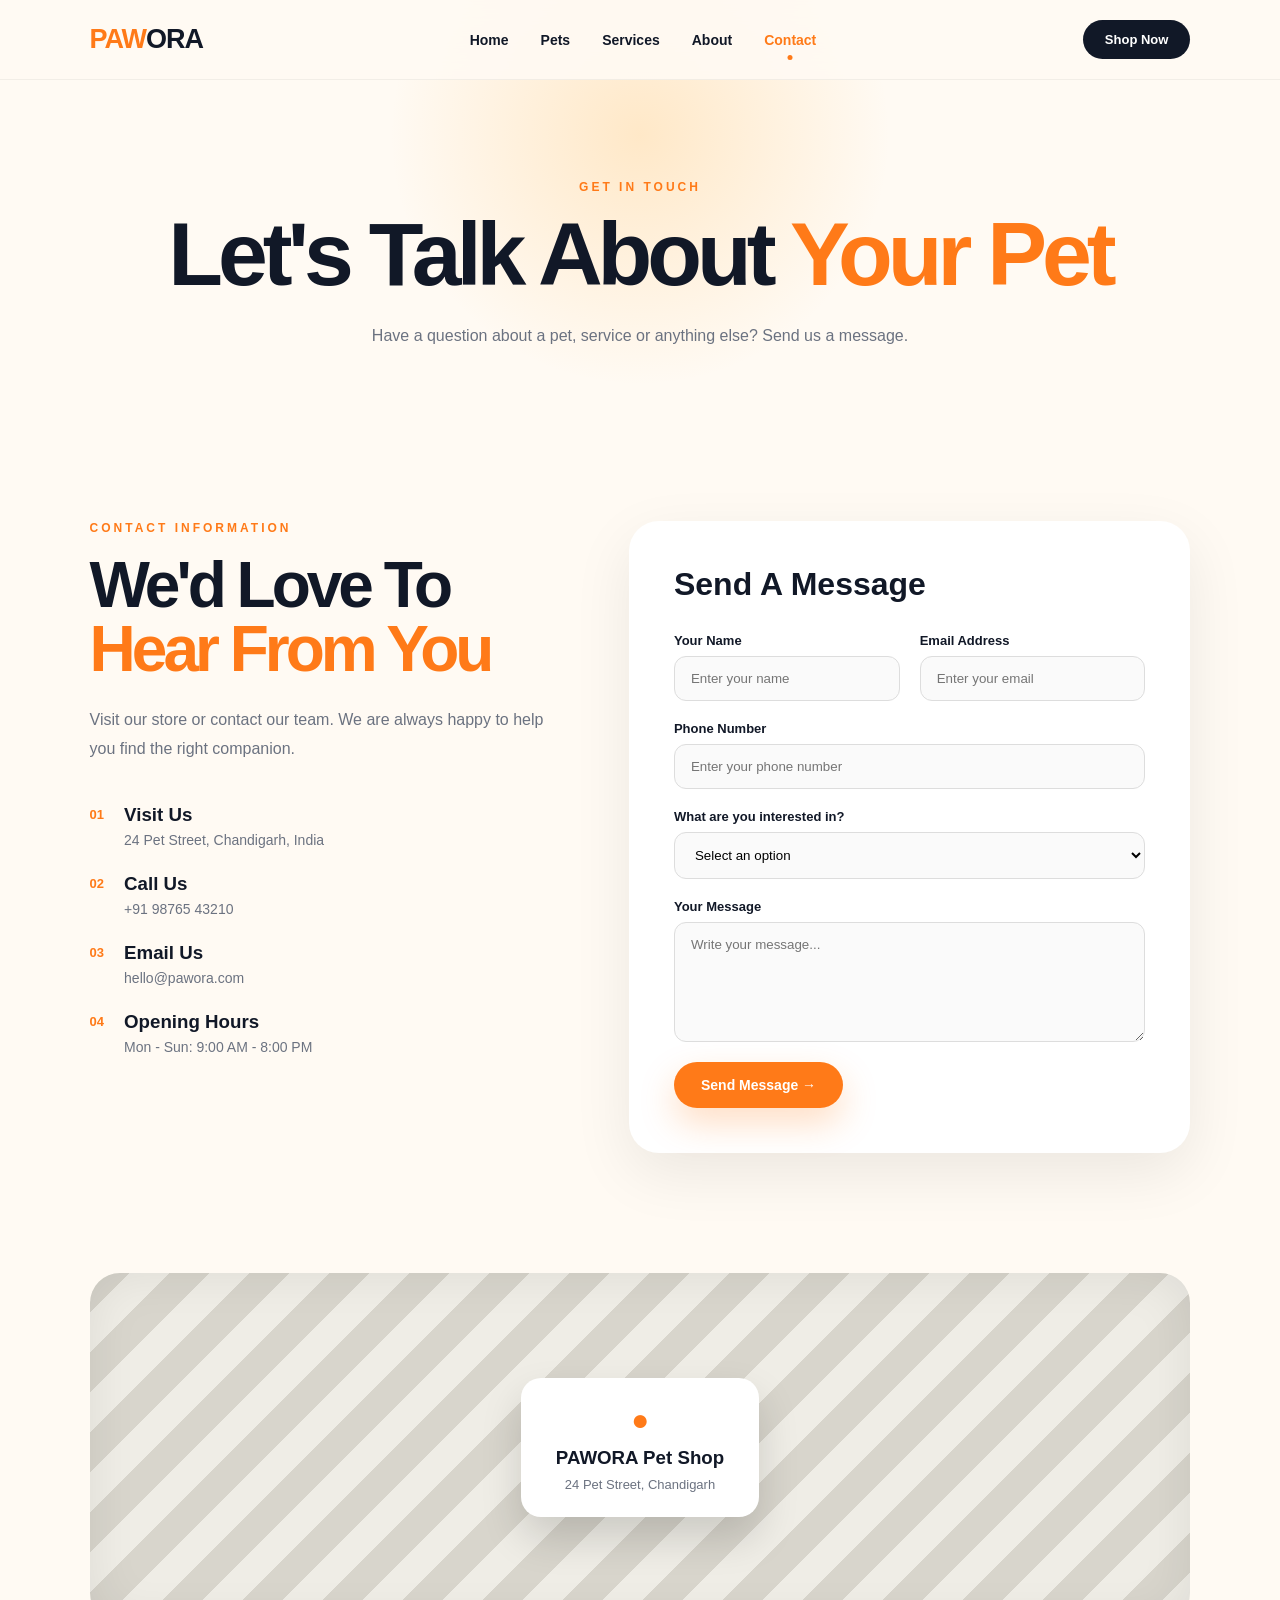
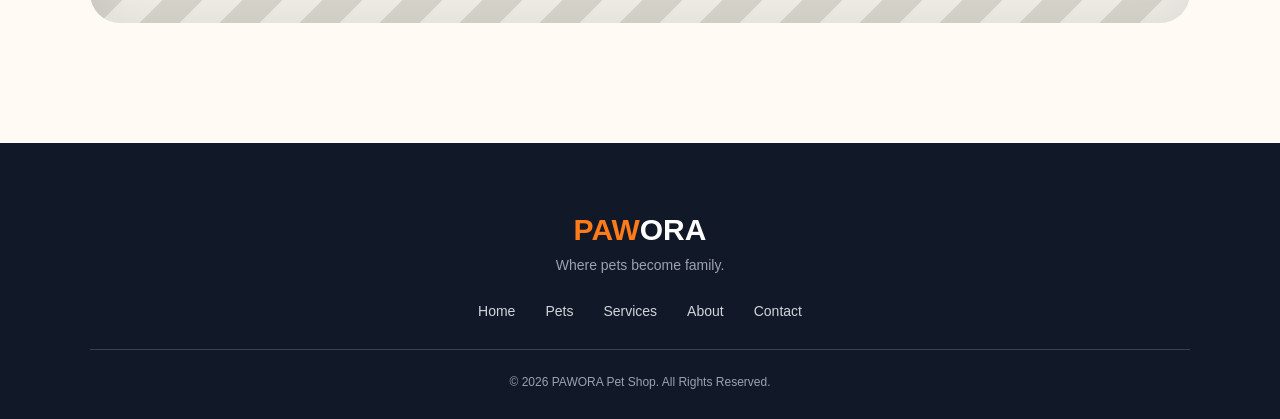
<file: contact.html>
<!DOCTYPE html>
<html lang="en">
<head>
    <meta charset="UTF-8">
    <meta name="viewport" content="width=device-width, initial-scale=1.0">
    <title>PAWORA | Contact Us</title>
    <link rel="stylesheet" href="style.css">
</head>

<body>

<header class="navbar">

    <a href="index.html" class="logo">
        <span>PAW</span>ORA
    </a>

    <nav>
        <a href="index.html">Home</a>
        <a href="pets.html">Pets</a>
        <a href="services.html">Services</a>
        <a href="about.html">About</a>
        <a class="active" href="contact.html">Contact</a>
    </nav>

    <a href="pets.html" class="nav-btn">Shop Now</a>

</header>


<main>

<section class="page-hero">

    <p class="small-title">GET IN TOUCH</p>

    <h1>
        Let's Talk About
        <span>Your Pet</span>
    </h1>

    <p>
        Have a question about a pet, service or
        anything else? Send us a message.
    </p>

</section>


<section class="contact-page">


    <div class="contact-info">

        <p class="small-title">CONTACT INFORMATION</p>

        <h2>
            We'd Love To
            <span>Hear From You</span>
        </h2>

        <p>
            Visit our store or contact our team.
            We are always happy to help you find
            the right companion.
        </p>


        <div class="info-item">

            <div class="info-number">01</div>

            <div>
                <h3>Visit Us</h3>
                <p>
                    24 Pet Street, Chandigarh,
                    India
                </p>
            </div>

        </div>


        <div class="info-item">

            <div class="info-number">02</div>

            <div>
                <h3>Call Us</h3>
                <p>
                    +91 98765 43210
                </p>
            </div>

        </div>


        <div class="info-item">

            <div class="info-number">03</div>

            <div>
                <h3>Email Us</h3>
                <p>
                    hello@pawora.com
                </p>
            </div>

        </div>


        <div class="info-item">

            <div class="info-number">04</div>

            <div>
                <h3>Opening Hours</h3>
                <p>
                    Mon - Sun: 9:00 AM - 8:00 PM
                </p>
            </div>

        </div>

    </div>


    <div class="contact-form">

        <h2>Send A Message</h2>

        <form>

            <div class="form-row">

                <div class="input-group">

                    <label>Your Name</label>

                    <input
                        type="text"
                        placeholder="Enter your name"
                        required
                    >

                </div>


                <div class="input-group">

                    <label>Email Address</label>

                    <input
                        type="email"
                        placeholder="Enter your email"
                        required
                    >

                </div>

            </div>


            <div class="input-group">

                <label>Phone Number</label>

                <input
                    type="tel"
                    placeholder="Enter your phone number"
                >

            </div>


            <div class="input-group">

                <label>What are you interested in?</label>

                <select>

                    <option>Select an option</option>
                    <option>Buying a Pet</option>
                    <option>Pet Grooming</option>
                    <option>Veterinary Care</option>
                    <option>Pet Training</option>
                    <option>Pet Boarding</option>

                </select>

            </div>


            <div class="input-group">

                <label>Your Message</label>

                <textarea
                    rows="6"
                    placeholder="Write your message..."
                ></textarea>

            </div>


            <button type="submit" class="primary-btn">
                Send Message →
            </button>

        </form>

    </div>

</section>


<section class="map-section">

    <div class="fake-map">

        <div class="map-content">

            <span class="map-pin">●</span>

            <h3>PAWORA Pet Shop</h3>

            <p>
                24 Pet Street, Chandigarh
            </p>

        </div>

    </div>

</section>

</main>


<footer>

    <div class="footer-logo">
        <span>PAW</span>ORA
    </div>

    <p>Where pets become family.</p>

    <div class="footer-links">

        <a href="index.html">Home</a>
        <a href="pets.html">Pets</a>
        <a href="services.html">Services</a>
        <a href="about.html">About</a>
        <a href="contact.html">Contact</a>

    </div>

    <p class="copyright">
        © 2026 PAWORA Pet Shop. All Rights Reserved.
    </p>

</footer>

</body>
</html>
</file>
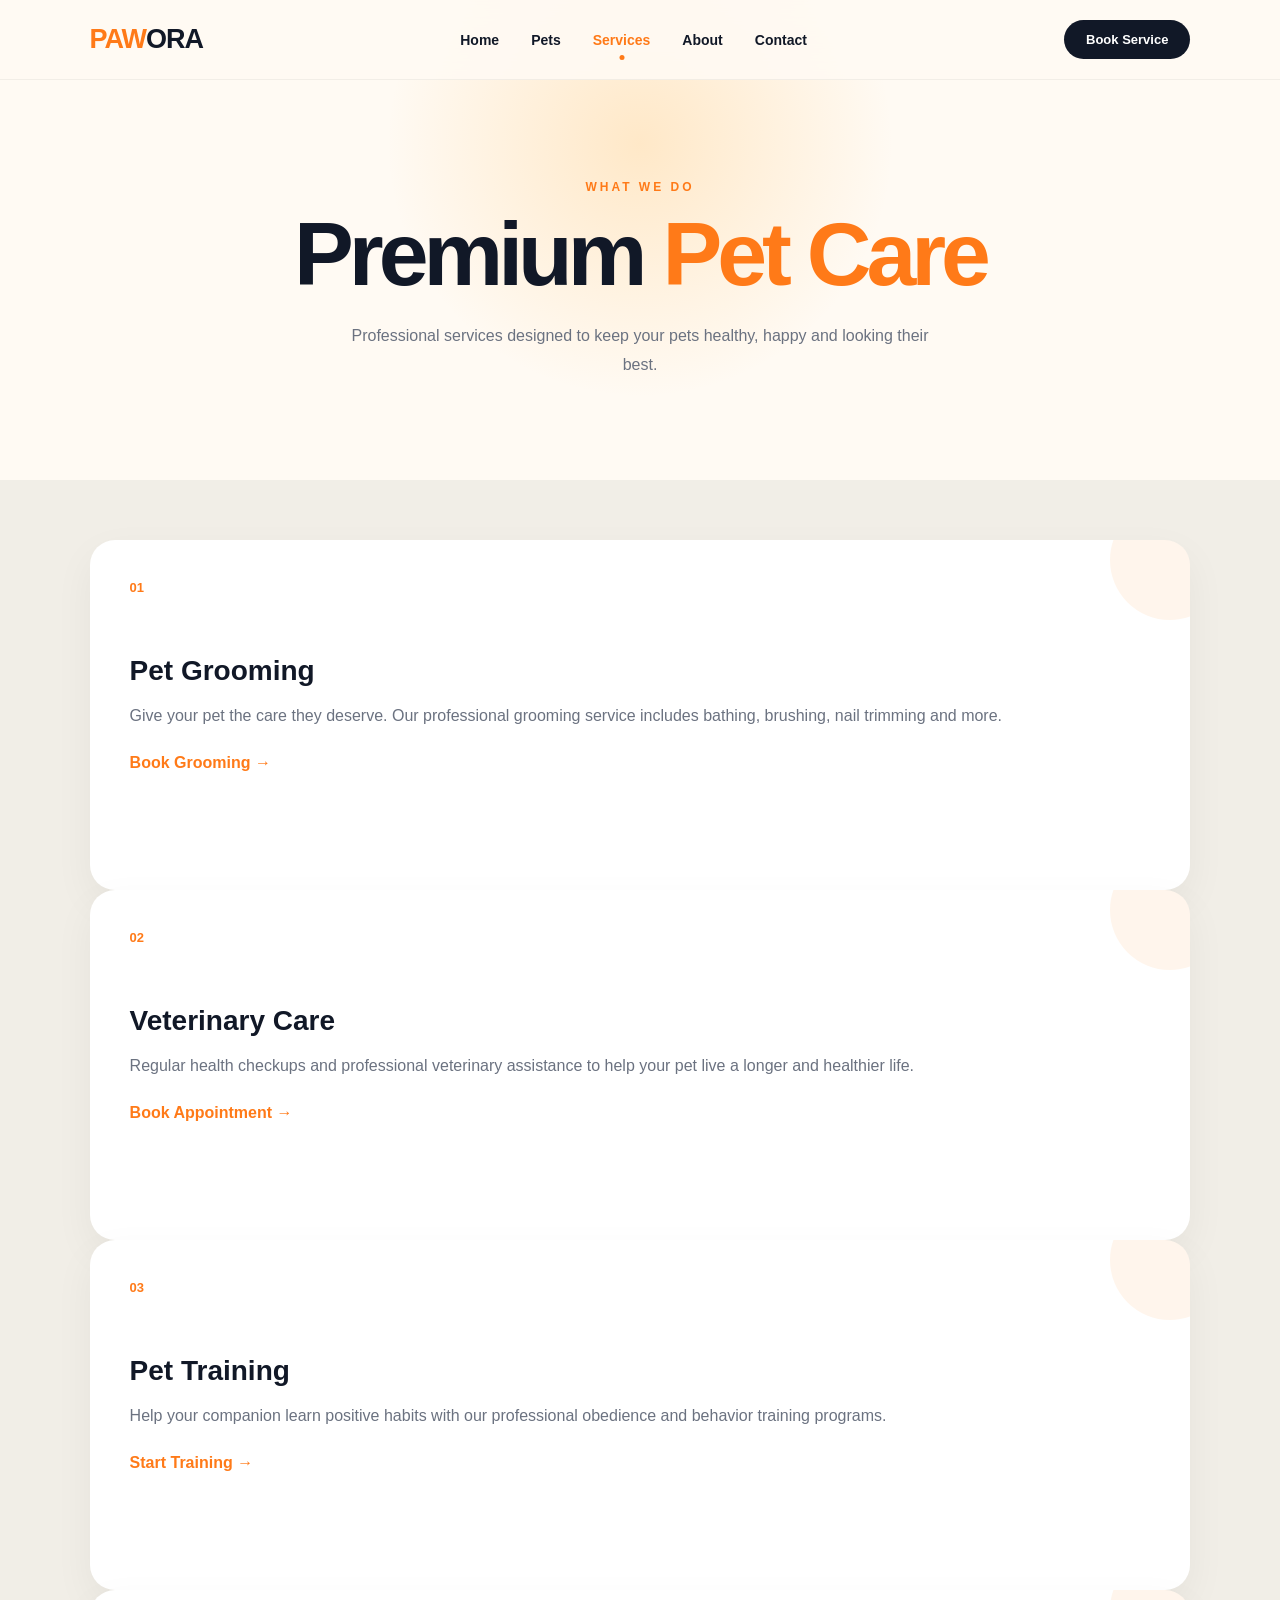
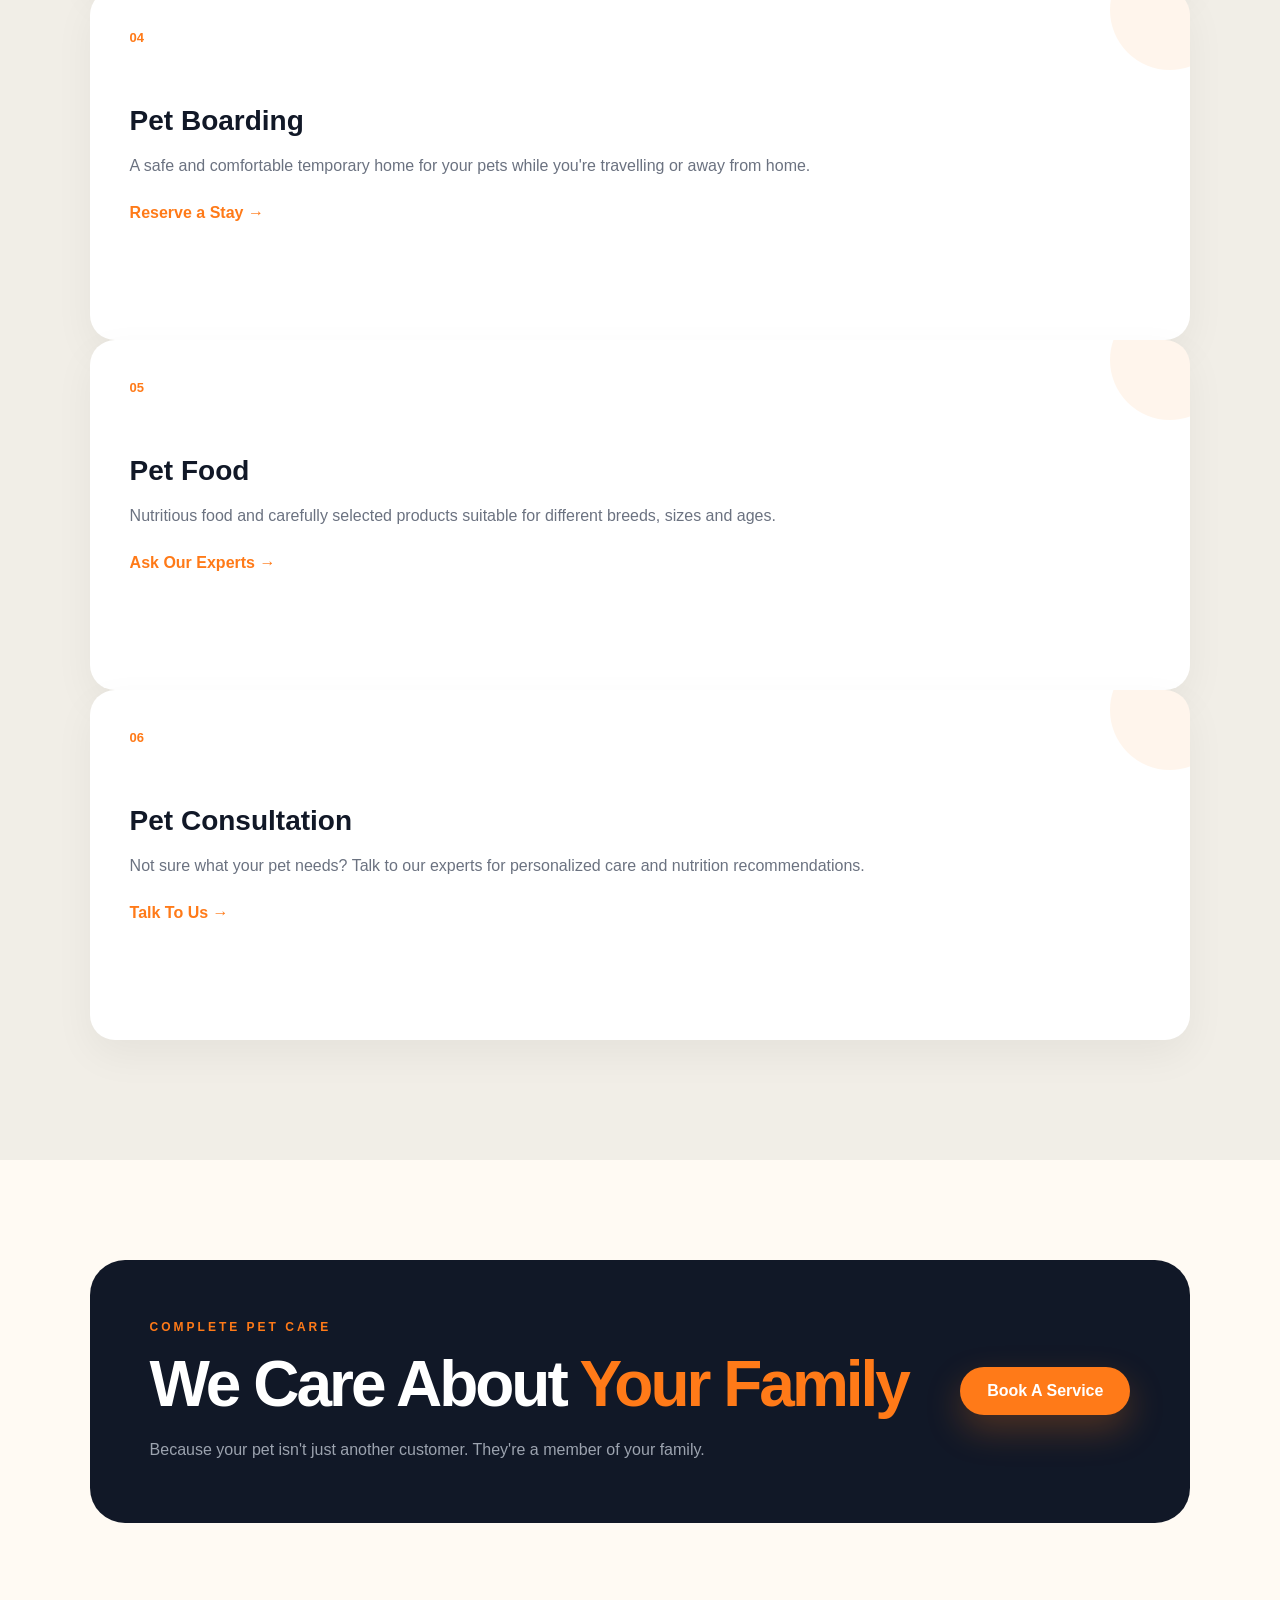
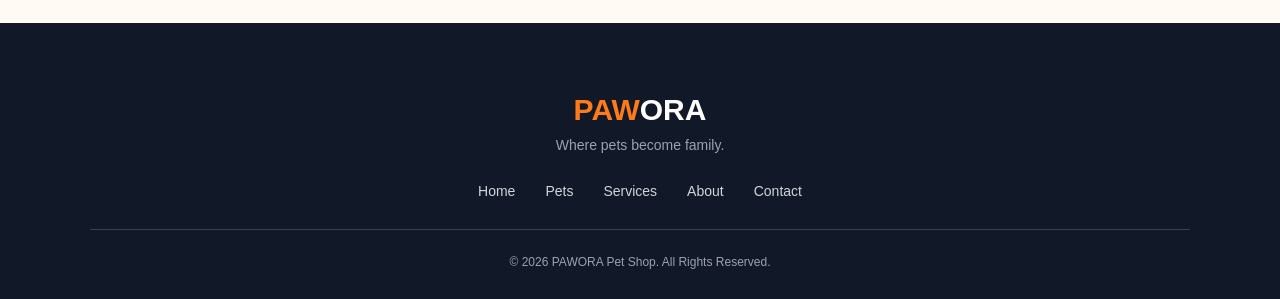
<file: Services.html>
<!DOCTYPE html>
<html lang="en">
<head>
    <meta charset="UTF-8">
    <meta name="viewport" content="width=device-width, initial-scale=1.0">
    <title>PAWORA | Pet Services</title>
    <link rel="stylesheet" href="style.css">
</head>

<body>

<header class="navbar">

    <a href="index.html" class="logo">
        <span>PAW</span>ORA
    </a>

    <nav>
        <a href="index.html">Home</a>
        <a href="pets.html">Pets</a>
        <a class="active" href="services.html">Services</a>
        <a href="about.html">About</a>
        <a href="contact.html">Contact</a>
    </nav>

    <a href="contact.html" class="nav-btn">Book Service</a>

</header>


<main>

<section class="page-hero">

    <p class="small-title">WHAT WE DO</p>

    <h1>
        Premium
        <span>Pet Care</span>
    </h1>

    <p>
        Professional services designed to keep your
        pets healthy, happy and looking their best.
    </p>

</section>


<section class="services-page">

    <div class="service-grid">


        <div class="service-card big-service">

            <div class="service-number">01</div>

            <h3>Pet Grooming</h3>

            <p>
                Give your pet the care they deserve.
                Our professional grooming service includes
                bathing, brushing, nail trimming and more.
            </p>

            <a href="contact.html">Book Grooming →</a>

        </div>


        <div class="service-card big-service">

            <div class="service-number">02</div>

            <h3>Veterinary Care</h3>

            <p>
                Regular health checkups and professional
                veterinary assistance to help your pet
                live a longer and healthier life.
            </p>

            <a href="contact.html">Book Appointment →</a>

        </div>


        <div class="service-card big-service">

            <div class="service-number">03</div>

            <h3>Pet Training</h3>

            <p>
                Help your companion learn positive habits
                with our professional obedience and
                behavior training programs.
            </p>

            <a href="contact.html">Start Training →</a>

        </div>


        <div class="service-card big-service">

            <div class="service-number">04</div>

            <h3>Pet Boarding</h3>

            <p>
                A safe and comfortable temporary home
                for your pets while you're travelling
                or away from home.
            </p>

            <a href="contact.html">Reserve a Stay →</a>

        </div>


        <div class="service-card big-service">

            <div class="service-number">05</div>

            <h3>Pet Food</h3>

            <p>
                Nutritious food and carefully selected
                products suitable for different breeds,
                sizes and ages.
            </p>

            <a href="contact.html">Ask Our Experts →</a>

        </div>


        <div class="service-card big-service">

            <div class="service-number">06</div>

            <h3>Pet Consultation</h3>

            <p>
                Not sure what your pet needs?
                Talk to our experts for personalized
                care and nutrition recommendations.
            </p>

            <a href="contact.html">Talk To Us →</a>

        </div>

    </div>

</section>


<section class="service-banner">

    <div>

        <p class="small-title">COMPLETE PET CARE</p>

        <h2>
            We Care About
            <span>Your Family</span>
        </h2>

        <p>
            Because your pet isn't just another customer.
            They're a member of your family.
        </p>

    </div>

    <a href="contact.html" class="primary-btn">
        Book A Service
    </a>

</section>

</main>


<footer>

    <div class="footer-logo">
        <span>PAW</span>ORA
    </div>

    <p>Where pets become family.</p>

    <div class="footer-links">

        <a href="index.html">Home</a>
        <a href="pets.html">Pets</a>
        <a href="services.html">Services</a>
        <a href="about.html">About</a>
        <a href="contact.html">Contact</a>

    </div>

    <p class="copyright">
        © 2026 PAWORA Pet Shop. All Rights Reserved.
    </p>

</footer>

</body>
</html>
</file>
<file: style.css>
/* =========================================
   PAWORA PET SHOP
   GLOBAL CSS
========================================= */

* {
    margin: 0;
    padding: 0;
    box-sizing: border-box;
    scroll-behavior: smooth;
}

:root {
    --dark: #111827;
    --dark2: #1c2635;
    --orange: #ff7a18;
    --orange-light: #ffb347;
    --cream: #fffaf3;
    --white: #ffffff;
    --gray: #6b7280;
    --light: #f1eee7;
}

body {
    font-family: Arial, Helvetica, sans-serif;
    background: var(--cream);
    color: var(--dark);
    overflow-x: hidden;
}

a {
    text-decoration: none;
    color: inherit;
}

img {
    display: block;
    width: 100%;
}

button,
input,
textarea,
select {
    font-family: inherit;
}


/* =========================================
   NAVBAR
========================================= */

.navbar {
    height: 80px;
    padding: 0 7%;

    position: fixed;
    top: 0;
    left: 0;

    width: 100%;

    z-index: 1000;

    display: flex;
    align-items: center;
    justify-content: space-between;

    background: rgba(255, 250, 243, 0.90);

    backdrop-filter: blur(15px);

    border-bottom: 1px solid rgba(0, 0, 0, 0.05);
}

.logo {
    font-size: 27px;
    font-weight: 900;
    letter-spacing: -1px;
}

.logo span,
.footer-logo span {
    color: var(--orange);
}

.navbar nav {
    display: flex;
    gap: 32px;
}

.navbar nav a {
    font-size: 14px;
    font-weight: 700;
    transition: 0.3s;
    position: relative;
}

.navbar nav a:hover,
.navbar nav a.active {
    color: var(--orange);
}

.navbar nav a.active::after {
    content: "";

    position: absolute;

    width: 5px;
    height: 5px;

    background: var(--orange);

    border-radius: 50%;

    bottom: -12px;
    left: 50%;

    transform: translateX(-50%);
}

.nav-btn {
    background: var(--dark);
    color: white;

    padding: 12px 22px;

    border-radius: 50px;

    font-size: 13px;
    font-weight: 800;

    transition: 0.3s;
}

.nav-btn:hover {
    background: var(--orange);
    transform: translateY(-3px);
}


/* =========================================
   BUTTONS
========================================= */

.primary-btn,
.secondary-btn {
    display: inline-block;

    padding: 15px 27px;

    border-radius: 50px;

    font-weight: 800;

    transition: 0.35s;
}

.primary-btn {
    background: var(--orange);
    color: white;

    box-shadow:
        0 15px 35px rgba(255, 122, 24, 0.25);
}

.primary-btn:hover {
    transform:
        translateY(-5px)
        scale(1.03);

    box-shadow:
        0 20px 45px rgba(255, 122, 24, 0.35);
}

.secondary-btn {
    background: white;
    border: 1px solid #ddd;
}

.secondary-btn:hover {
    transform: translateY(-5px);
    border-color: var(--orange);
}


/* =========================================
   SMALL TITLE
========================================= */

.small-title {
    color: var(--orange);

    font-size: 12px;

    font-weight: 900;

    letter-spacing: 3px;

    margin-bottom: 18px;
}


/* =========================================
   HERO
========================================= */

.hero {
    min-height: 100vh;

    padding: 150px 7% 80px;

    display: flex;
    align-items: center;
    justify-content: space-between;

    gap: 60px;

    background:
        radial-gradient(
            circle at 85% 35%,
            rgba(255, 179, 71, 0.3),
            transparent 30%
        );
}

.hero-content {
    width: 48%;

    animation: slideLeft 1s ease;
}

.hero h1 {
    font-size: clamp(55px, 7vw, 100px);

    line-height: 0.9;

    letter-spacing: -6px;

    margin-bottom: 30px;
}

.hero h1 span,
.page-hero h1 span,
.section-heading h2 span,
.cta h2 span,
.service-banner h2 span,
.about-content h2 span,
.contact-info h2 span {
    color: var(--orange);
}

.hero-text {
    max-width: 530px;

    color: var(--gray);

    line-height: 1.8;

    font-size: 17px;

    margin-bottom: 35px;
}

.hero-buttons {
    display: flex;
    gap: 15px;
}


/* =========================================
   3D HERO IMAGE
========================================= */

.hero-animal {
    width: 47%;
    min-height: 580px;

    position: relative;

    display: flex;
    align-items: center;
    justify-content: center;

    perspective: 1200px;

    animation: slideRight 1s ease;
}

.glow-circle {
    width: 430px;
    height: 430px;

    border-radius: 50%;

    background:
        radial-gradient(
            circle,
            #ffd18e,
            #ff9d3b,
            #ff7a18
        );

    position: absolute;

    animation: pulse 4s infinite ease-in-out;
}

.animal-card {
    width: 410px;
    height: 500px;

    position: relative;
    z-index: 2;

    overflow: hidden;

    border-radius:
        210px 210px 30px 30px;

    transform:
        rotateY(-10deg)
        rotateX(5deg)
        rotateZ(2deg);

    box-shadow:
        30px 35px 60px rgba(0, 0, 0, 0.22);

    transition: 0.5s;
}

.animal-card:hover {
    transform:
        rotateY(0deg)
        rotateX(0deg)
        rotateZ(0deg)
        translateY(-15px)
        scale(1.03);
}

.animal-card img {
    width: 100%;
    height: 100%;

    object-fit: cover;
}

.floating-card {
    position: absolute;

    z-index: 5;

    background:
        rgba(255, 255, 255, 0.95);

    padding: 15px 20px;

    border-radius: 18px;

    box-shadow:
        0 20px 40px rgba(0, 0, 0, 0.12);

    display: flex;
    flex-direction: column;

    animation:
        floating 4s infinite ease-in-out;
}

.floating-card strong {
    font-size: 21px;
}

.floating-card span {
    color: var(--gray);
    font-size: 12px;
    margin-top: 4px;
}

.card-one {
    top: 110px;
    left: 0;
}

.card-two {
    right: 0;
    bottom: 110px;

    animation-delay: 1.5s;
}


/* =========================================
   SECTION HEADING
========================================= */

.section-heading {
    text-align: center;
    margin-bottom: 60px;
}

.section-heading p {
    color: var(--orange);

    font-weight: 900;

    font-size: 12px;

    letter-spacing: 3px;

    margin-bottom: 15px;
}

.section-heading h2 {
    font-size: clamp(40px, 5vw, 65px);

    letter-spacing: -3px;
}


/* =========================================
   CATEGORIES
========================================= */

.categories {
    padding: 120px 7%;
}

.category-grid {
    display: grid;

    grid-template-columns:
        repeat(4, 1fr);

    gap: 25px;
}

.category-card {
    background: white;

    padding: 18px;

    border-radius: 25px;

    box-shadow:
        0 15px 40px rgba(0, 0, 0, 0.06);

    transition: 0.4s;

    transform-style: preserve-3d;
}

.category-card:hover {
    transform:
        translateY(-15px)
        rotateX(4deg)
        rotateY(-4deg);

    box-shadow:
        0 30px 60px rgba(0, 0, 0, 0.14);
}

.category-image {
    height: 230px;

    border-radius: 18px;

    overflow: hidden;

    margin-bottom: 20px;
}

.category-image img {
    height: 100%;

    object-fit: cover;

    transition: 0.6s;
}

.category-card:hover img {
    transform: scale(1.1);
}

.category-card h3 {
    font-size: 24px;
    margin-bottom: 10px;
}

.category-card p {
    color: var(--gray);

    line-height: 1.6;

    font-size: 14px;

    margin-bottom: 15px;
}

.category-card a {
    color: var(--orange);
    font-weight: 800;
}


/* =========================================
   DARK SECTION
========================================= */

.dark-section {
    padding: 120px 7%;

    background: var(--dark);

    color: white;
}


/* =========================================
   PET CARDS
========================================= */

.pets-grid {
    display: grid;

    grid-template-columns:
        repeat(3, 1fr);

    gap: 25px;
}

.pet-card {
    background: var(--dark2);

    border-radius: 25px;

    overflow: hidden;

    transition: 0.4s;

    transform-style: preserve-3d;
}

.pet-card:hover {
    transform:
        translateY(-12px)
        rotateY(-4deg)
        rotateX(3deg);

    box-shadow:
        20px 30px 60px rgba(0, 0, 0, 0.35);
}

.pet-image {
    height: 300px;

    position: relative;

    overflow: hidden;
}

.pet-image img {
    height: 100%;

    object-fit: cover;

    transition: 0.6s;
}

.pet-card:hover .pet-image img {
    transform: scale(1.08);
}

.available {
    position: absolute;

    top: 15px;
    left: 15px;

    background: #4ade80;

    color: #102617;

    padding: 7px 13px;

    border-radius: 50px;

    font-size: 11px;

    font-weight: bold;
}

.pet-info {
    padding: 22px;
}

.pet-title {
    display: flex;

    align-items: center;

    justify-content: space-between;

    margin-bottom: 8px;
}

.pet-title h3 {
    font-size: 24px;
}

.pet-title span {
    color: var(--orange-light);

    font-weight: bold;
}

.pet-info > p {
    color: #9ca3af;

    font-size: 13px;

    margin-bottom: 20px;
}

.card-btn {
    display: block;

    width: 100%;

    text-align: center;

    border: 1px solid #465162;

    padding: 12px;

    border-radius: 50px;

    color: white;

    font-weight: 700;

    transition: 0.3s;
}

.card-btn:hover {
    background: var(--orange);
    border-color: var(--orange);
}


/* =========================================
   CTA
========================================= */

.cta {
    margin: 100px 7%;

    padding: 65px;

    border-radius: 35px;

    background: var(--orange);

    color: white;

    display: flex;

    align-items: center;

    justify-content: space-between;

    gap: 40px;

    box-shadow:
        0 30px 70px rgba(255, 122, 24, 0.25);
}

.cta .small-title {
    color: white;
}

.cta h2 {
    font-size: clamp(40px, 5vw, 65px);

    line-height: 1;

    letter-spacing: -3px;

    margin-bottom: 20px;
}

.cta p:not(.small-title) {
    line-height: 1.7;
}

.cta .primary-btn {
    background: white;
    color: var(--orange);
    white-space: nowrap;
}


/* =========================================
   PAGE HERO
========================================= */

.page-hero {
    padding: 180px 7% 100px;

    text-align: center;

    background:
        radial-gradient(
            circle at 50% 30%,
            rgba(255, 179, 71, 0.25),
            transparent 35%
        );
}

.page-hero h1 {
    font-size: clamp(55px, 7vw, 90px);

    line-height: 0.95;

    letter-spacing: -5px;

    margin-bottom: 25px;
}

.page-hero > p:last-child {
    max-width: 600px;

    margin: auto;

    color: var(--gray);

    line-height: 1.8;

    font-size: 16px;
}


/* =========================================
   PETS PAGE
========================================= */

.pets-page {
    padding: 70px 7% 120px;
}

.filter-bar {
    display: flex;

    justify-content: center;

    gap: 12px;

    margin-bottom: 50px;

    flex-wrap: wrap;
}

.filter-bar button {
    border: 1px solid #ddd;

    background: white;

    padding: 11px 22px;

    border-radius: 50px;

    cursor: pointer;

    font-weight: 700;

    transition: 0.3s;
}

.filter-bar button:hover,
.filter-bar .filter-active {
    background: var(--orange);

    color: white;

    border-color: var(--orange);
}


/* =========================================
   SERVICES
========================================= */

.services-page {
    padding: 60px 7% 120px;

    background: var(--light);
}

.services-page .service-grid {
    grid-template-columns:
        repeat(3, 1fr);
}

.big-service {
    min-height: 350px;
}

.service-card {
    background: white;

    padding: 40px;

    border-radius: 25px;

    position: relative;

    overflow: hidden;

    transition: 0.4s;

    box-shadow:
        0 15px 40px rgba(0, 0, 0, 0.05);
}

.service-card::before {
    content: "";

    width: 120px;
    height: 120px;

    background: rgba(255, 122, 24, 0.08);

    border-radius: 50%;

    position: absolute;

    right: -40px;
    top: -40px;

    transition: 0.4s;
}

.service-card:hover {
    transform:
        translateY(-12px)
        rotateX(4deg);

    box-shadow:
        0 30px 60px rgba(0, 0, 0, 0.12);
}

.service-card:hover::before {
    transform: scale(1.5);
}

.service-number {
    color: var(--orange);

    font-size: 13px;

    font-weight: 900;

    margin-bottom: 60px;
}

.service-card h3 {
    font-size: 28px;

    margin-bottom: 15px;

    position: relative;
}

.service-card p {
    color: var(--gray);

    line-height: 1.7;

    margin-bottom: 25px;

    position: relative;
}

.service-card a {
    color: var(--orange);

    font-weight: 800;

    position: relative;
}

.service-banner {
    margin: 100px 7%;

    padding: 60px;

    background: var(--dark);

    color: white;

    border-radius: 35px;

    display: flex;

    justify-content: space-between;

    align-items: center;

    gap: 30px;
}

.service-banner h2 {
    font-size: clamp(40px, 5vw, 65px);

    line-height: 1;

    letter-spacing: -3px;

    margin-bottom: 20px;
}

.service-banner p:not(.small-title) {
    color: #9ca3af;

    line-height: 1.7;
}


/* =========================================
   ABOUT PAGE
========================================= */

.about-page {
    padding: 80px 7% 120px;

    display: flex;

    align-items: center;

    gap: 80px;
}

.about-image {
    width: 50%;

    border-radius: 30px;

    overflow: hidden;

    transform: rotate(-3deg);

    box-shadow:
        25px 30px 60px rgba(0, 0, 0, 0.15);

    transition: 0.5s;
}

.about-image:hover {
    transform:
        rotate(0deg)
        scale(1.03);
}

.about-image img {
    height: 550px;

    object-fit: cover;
}

.about-content {
    width: 50%;
}

.about-content h2 {
    font-size: clamp(42px, 5vw, 70px);

    line-height: 1;

    letter-spacing: -4px;

    margin-bottom: 25px;
}

.about-content > p:not(.small-title) {
    color: var(--gray);

    line-height: 1.8;

    margin-bottom: 18px;
}

.about-content .primary-btn {
    margin-top: 15px;
}


/* =========================================
   STATS
========================================= */

.stats-section {
    padding: 80px 7%;

    background: var(--dark);

    color: white;

    display: grid;

    grid-template-columns:
        repeat(4, 1fr);

    gap: 20px;
}

.stats-card {
    padding: 30px;

    text-align: center;

    border-right: 1px solid #374151;
}

.stats-card:last-child {
    border-right: none;
}

.stats-card strong {
    display: block;

    color: var(--orange);

    font-size: 45px;

    margin-bottom: 10px;
}

.stats-card span {
    color: #9ca3af;

    font-size: 13px;
}


/* =========================================
   WHY US
========================================= */

.why-us {
    padding: 120px 7%;
}

.why-grid {
    display: grid;

    grid-template-columns:
        repeat(3, 1fr);

    gap: 25px;
}

.why-card {
    padding: 40px;

    background: white;

    border-radius: 25px;

    box-shadow:
        0 15px 40px rgba(0, 0, 0, 0.06);

    transition: 0.4s;
}

.why-card:hover {
    transform:
        translateY(-10px)
        rotateY(-4deg);

    box-shadow:
        0 25px 50px rgba(0, 0, 0, 0.12);
}

.why-number {
    color: var(--orange);

    font-weight: 900;

    margin-bottom: 50px;
}

.why-card h3 {
    font-size: 27px;

    margin-bottom: 15px;
}

.why-card p {
    color: var(--gray);

    line-height: 1.7;
}


/* =========================================
   CONTACT
========================================= */

.contact-page {
    padding: 70px 7% 120px;

    display: grid;

    grid-template-columns:
        0.9fr 1.1fr;

    gap: 80px;

    align-items: start;
}

.contact-info h2 {
    font-size: clamp(42px, 5vw, 65px);

    line-height: 1;

    letter-spacing: -4px;

    margin-bottom: 25px;
}

.contact-info > p:not(.small-title) {
    color: var(--gray);

    line-height: 1.8;

    margin-bottom: 40px;
}

.info-item {
    display: flex;

    gap: 20px;

    margin-bottom: 25px;
}

.info-number {
    color: var(--orange);

    font-weight: 900;

    font-size: 13px;

    padding-top: 3px;
}

.info-item h3 {
    margin-bottom: 6px;
}

.info-item p {
    color: var(--gray);

    font-size: 14px;
}


.contact-form {
    padding: 45px;

    background: white;

    border-radius: 30px;

    box-shadow:
        0 20px 60px rgba(0, 0, 0, 0.08);
}

.contact-form h2 {
    font-size: 32px;

    margin-bottom: 30px;
}

.form-row {
    display: grid;

    grid-template-columns:
        1fr 1fr;

    gap: 20px;
}

.input-group {
    display: flex;

    flex-direction: column;

    margin-bottom: 20px;
}

.input-group label {
    font-size: 13px;

    font-weight: 800;

    margin-bottom: 8px;
}

.input-group input,
.input-group textarea,
.input-group select {
    width: 100%;

    padding: 14px 16px;

    border: 1px solid #ddd;

    border-radius: 12px;

    outline: none;

    background: #fafafa;

    transition: 0.3s;
}

.input-group textarea {
    resize: vertical;
}

.input-group input:focus,
.input-group textarea:focus,
.input-group select:focus {
    border-color: var(--orange);

    background: white;

    box-shadow:
        0 0 0 3px rgba(255, 122, 24, 0.08);
}

.contact-form button {
    border: none;

    cursor: pointer;

    font-size: 14px;
}


/* =========================================
   MAP
========================================= */

.map-section {
    padding: 0 7% 120px;
}

.fake-map {
    height: 350px;

    border-radius: 30px;

    background:
        linear-gradient(
            135deg,
            #d8d5cc 25%,
            #efede6 25%,
            #efede6 50%,
            #d8d5cc 50%,
            #d8d5cc 75%,
            #efede6 75%
        );

    background-size: 80px 80px;

    display: flex;

    align-items: center;

    justify-content: center;

    box-shadow:
        inset 0 0 50px rgba(0, 0, 0, 0.08);
}

.map-content {
    background: white;

    padding: 25px 35px;

    border-radius: 20px;

    text-align: center;

    box-shadow:
        0 20px 40px rgba(0, 0, 0, 0.15);

    animation:
        floating 4s infinite ease-in-out;
}

.map-pin {
    color: var(--orange);

    font-size: 30px;

    display: block;

    margin-bottom: 10px;
}

.map-content h3 {
    margin-bottom: 8px;
}

.map-content p {
    color: var(--gray);

    font-size: 13px;
}


/* =========================================
   FOOTER
========================================= */

footer {
    padding: 70px 7% 30px;

    background: var(--dark);

    color: white;

    text-align: center;
}

.footer-logo {
    font-size: 30px;

    font-weight: 900;

    margin-bottom: 10px;
}

footer > p {
    color: #9ca3af;

    font-size: 14px;
}

.footer-links {
    display: flex;

    justify-content: center;

    gap: 30px;

    margin: 30px 0;
}

.footer-links a {
    color: #d1d5db;

    font-size: 14px;

    transition: 0.3s;
}

.footer-links a:hover {
    color: var(--orange);
}

.copyright {
    padding-top: 25px;

    border-top: 1px solid #374151;

    font-size: 12px;
}


/* =========================================
   ANIMATIONS
========================================= */

@keyframes slideLeft {

    from {
        opacity: 0;
        transform: translateX(-80px);
    }

    to {
        opacity: 1;
        transform: translateX(0);
    }

}

@keyframes slideRight {

    from {
        opacity: 0;
        transform: translateX(80px);
    }

    to {
        opacity: 1;
        transform: translateX(0);
    }

}

@keyframes floating {

    0%,
    100% {
        transform: translateY(0);
    }

    50% {
        transform: translateY(-18px);
    }

}

@keyframes pulse {

    0%,
    100% {
        transform: scale(1);
        opacity: 0.9;
    }

    50% {
        transform: scale(1.08);
        opacity: 1;
    }

}


/* =========================================
   RESPONSIVE
========================================= */

@media (max-width: 1000px) {

    .navbar nav {
        gap: 15px;
    }

    .hero {
        flex-direction: column;

        text-align: center;
    }

    .hero-content {
        width: 100%;
    }

    .hero-text {
        margin-left: auto;
        margin-right: auto;
    }

    .hero-buttons {
        justify-content: center;
    }

    .hero-animal {
        width: 100%;
    }

    .category-grid {
        grid-template-columns:
            repeat(2, 1fr);
    }

    .pets-grid {
        grid-template-columns:
            repeat(2, 1fr);
    }

    .services-page .service-grid {
        grid-template-columns:
            repeat(2, 1fr);
    }

    .about-page {
        flex-direction: column;
    }

    .about-image,
    .about-content {
        width: 100%;
    }

    .about-content {
        text-align: center;
    }

    .stats-section {
        grid-template-columns:
            repeat(2, 1fr);
    }

    .contact-page {
        grid-template-columns: 1fr;
    }

}


@media (max-width: 650px) {

    .navbar {
        padding: 0 5%;
    }

    .navbar nav {
        display: none;
    }

    .nav-btn {
        padding: 10px 16px;
    }

    .hero {
        padding-left: 5%;
        padding-right: 5%;
    }

    .hero h1 {
        font-size: 55px;

        letter-spacing: -3px;
    }

    .hero-animal {
        min-height: 450px;
    }

    .animal-card {
        width: 290px;
        height: 390px;
    }

    .glow-circle {
        width: 310px;
        height: 310px;
    }

    .card-one {
        left: 0;
        top: 80px;
    }

    .card-two {
        right: 0;
        bottom: 80px;
    }

    .category-grid,
    .pets-grid,
    .services-page .service-grid,
    .why-grid {
        grid-template-columns: 1fr;
    }

    .categories,
    .dark-section,
    .pets-page,
    .services-page,
    .why-us {
        padding-left: 5%;
        padding-right: 5%;
    }

    .page-hero {
        padding-left: 5%;
        padding-right: 5%;
    }

    .page-hero h1 {
        font-size: 55px;

        letter-spacing: -3px;
    }

    .cta,
    .service-banner {
        margin-left: 5%;
        margin-right: 5%;

        padding: 40px 25px;

        flex-direction: column;

        text-align: center;
    }

    .about-page {
        padding-left: 5%;
        padding-right: 5%;
    }

    .about-image img {
        height: 400px;
    }

    .stats-section {
        grid-template-columns: 1fr 1fr;

        padding-left: 5%;
        padding-right: 5%;
    }

    .stats-card {
        border-right: none;
        border-bottom: 1px solid #374151;
    }

    .contact-page {
        padding-left: 5%;
        padding-right: 5%;
    }

    .contact-form {
        padding: 25px;
    }

    .form-row {
        grid-template-columns: 1fr;
        gap: 0;
    }

    .map-section {
        padding-left: 5%;
        padding-right: 5%;
    }

    .footer-links {
        flex-wrap: wrap;
    }

}
</file>
